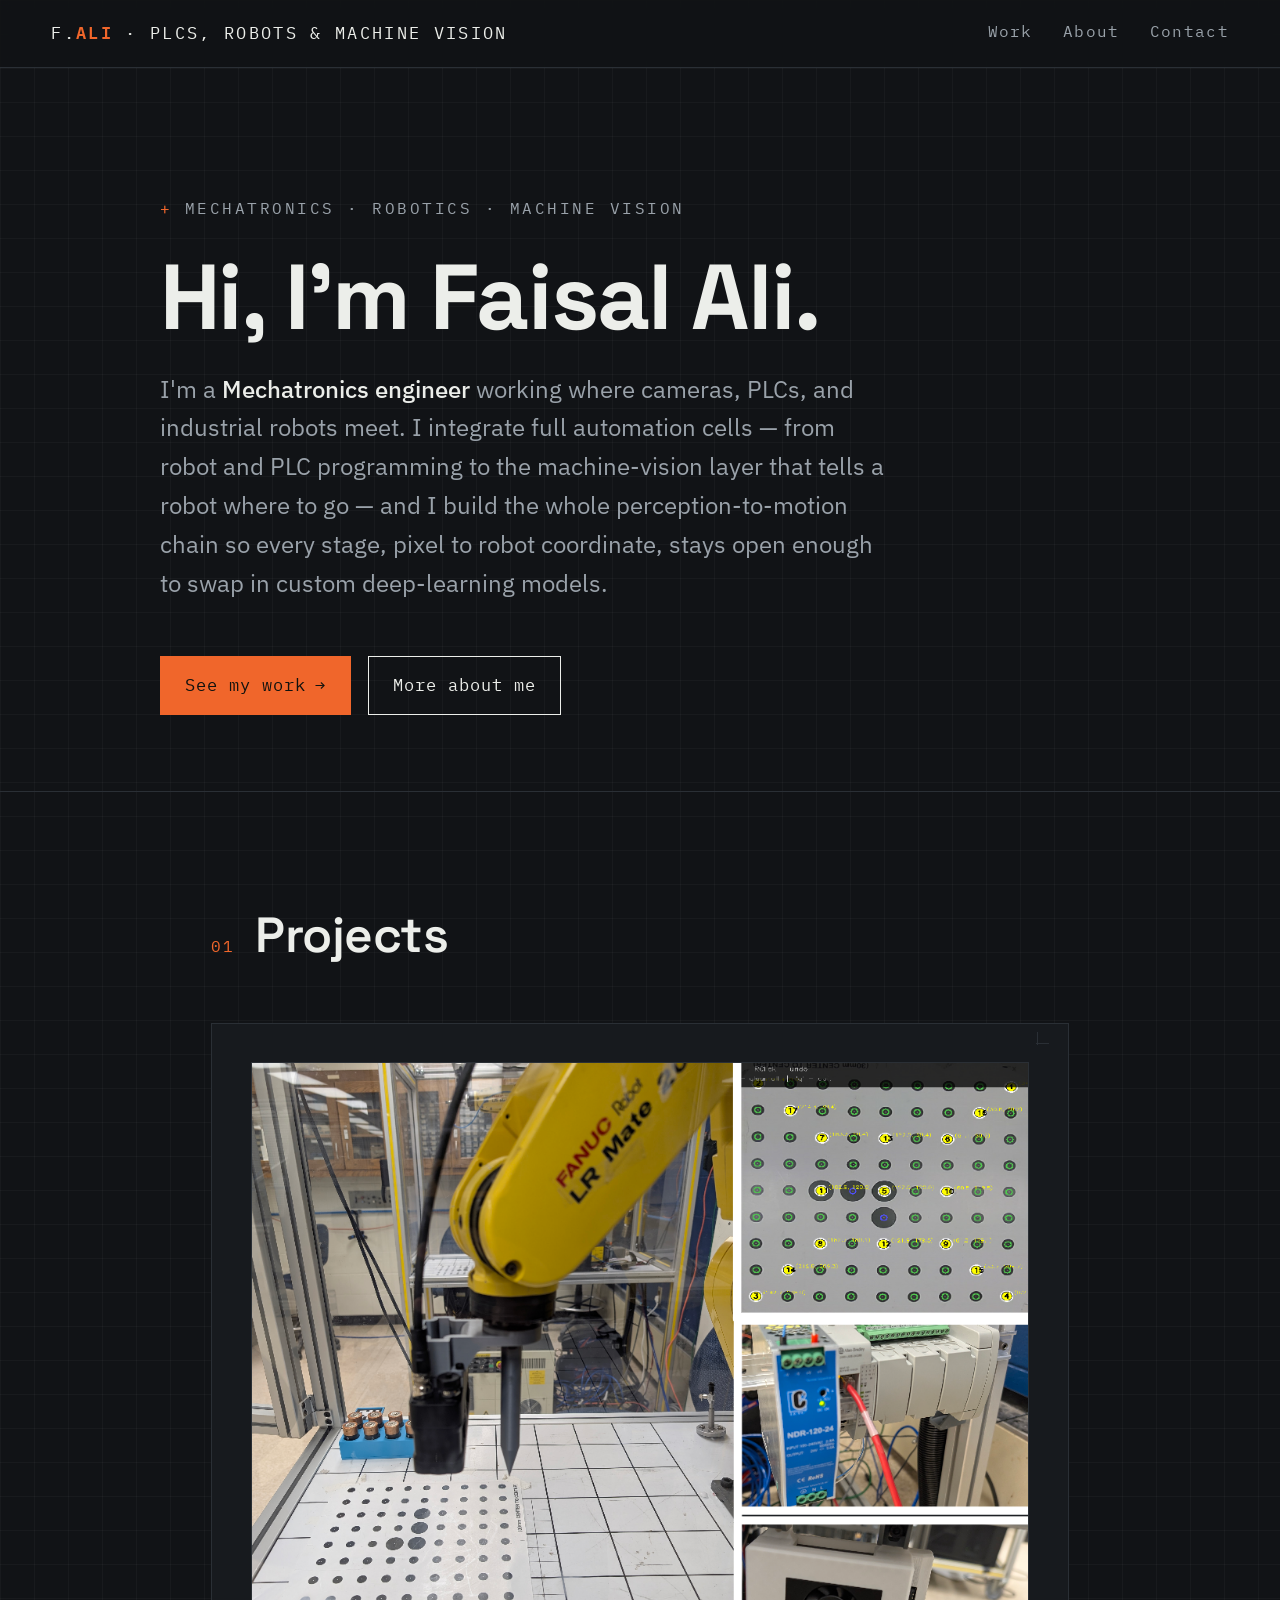
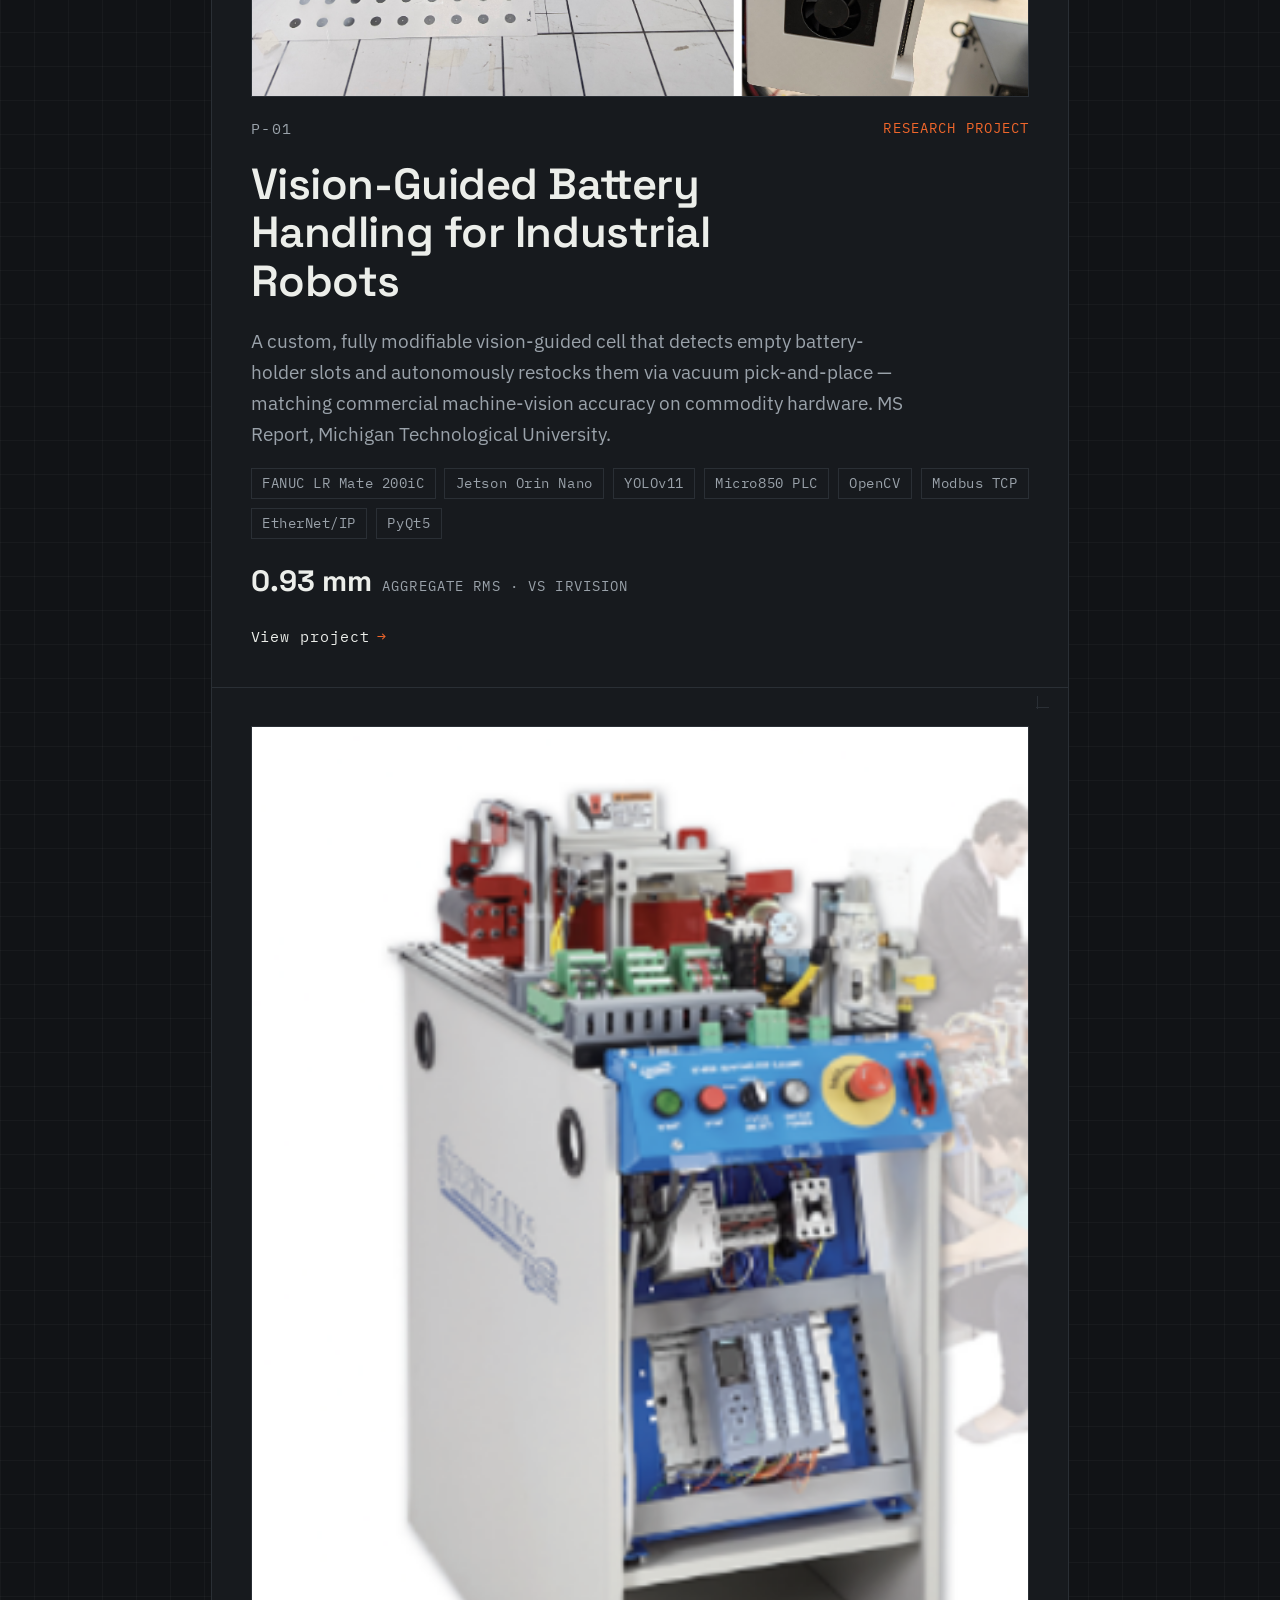
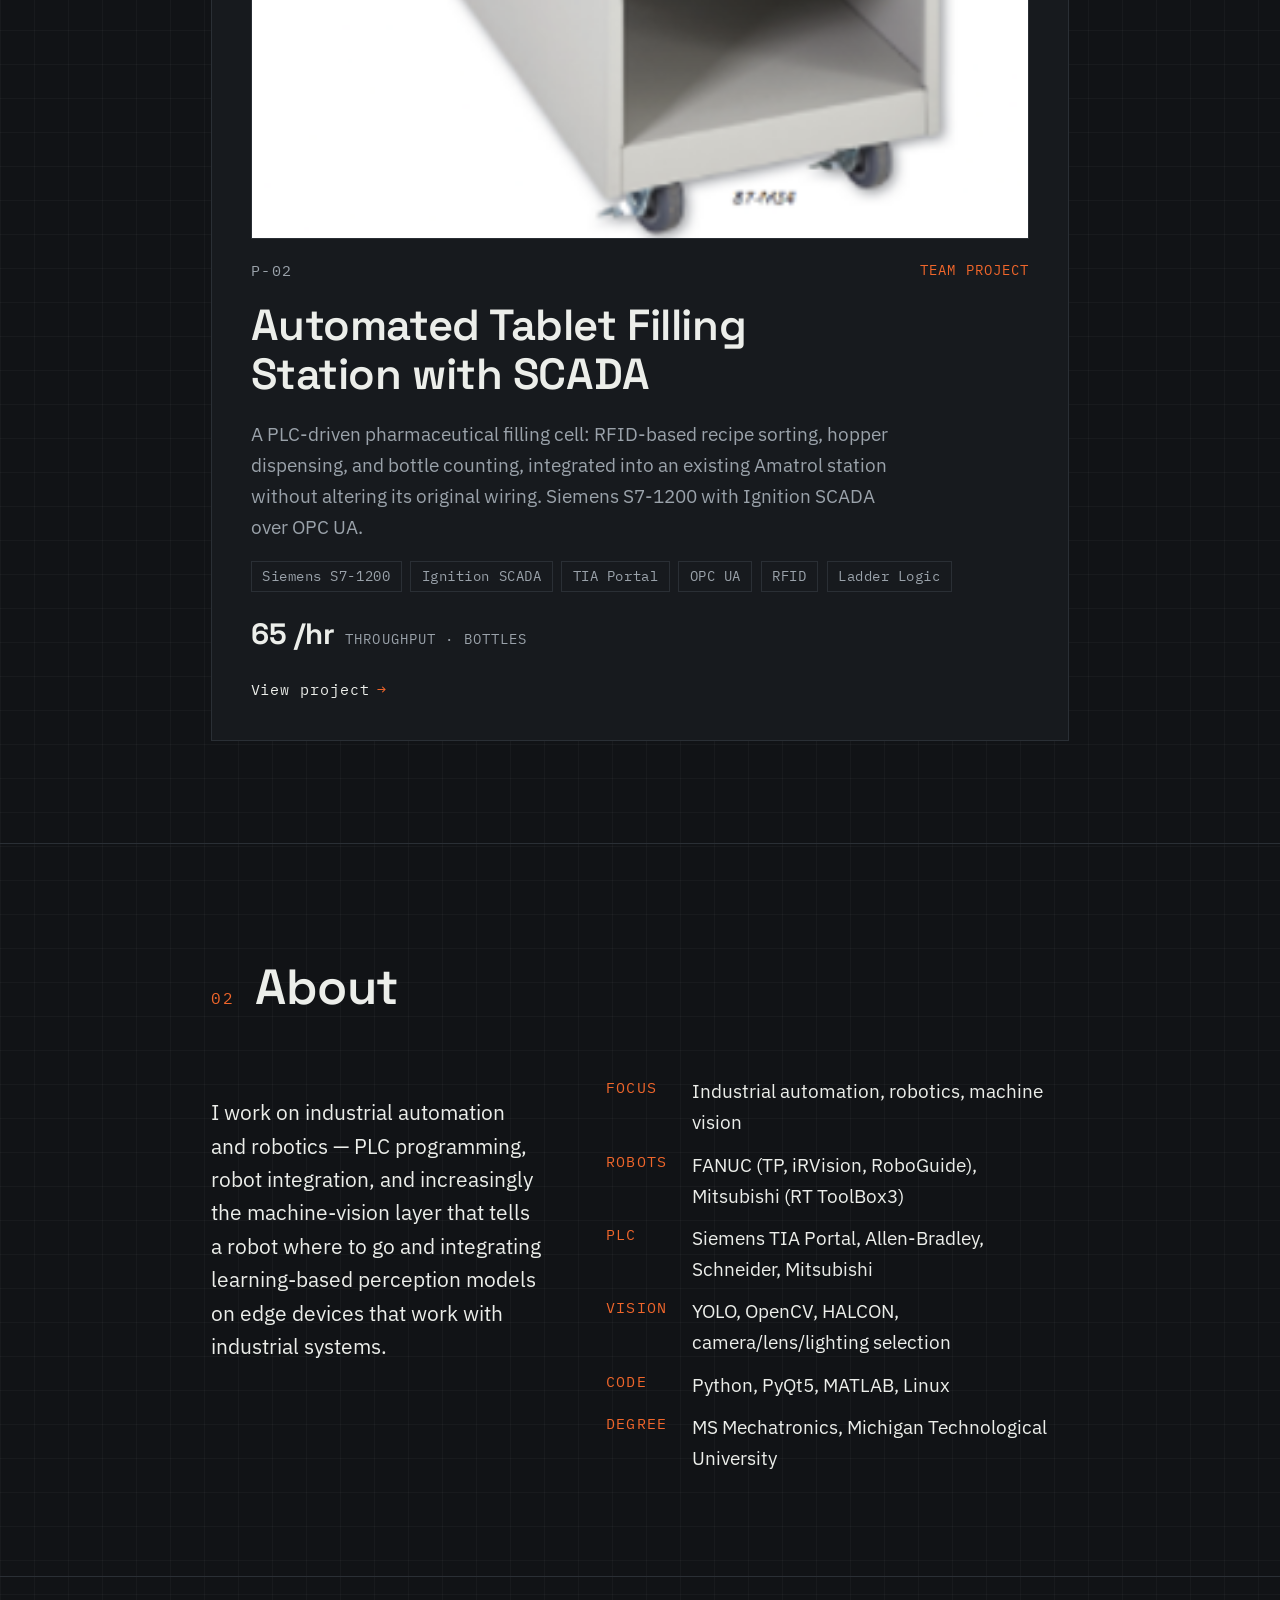
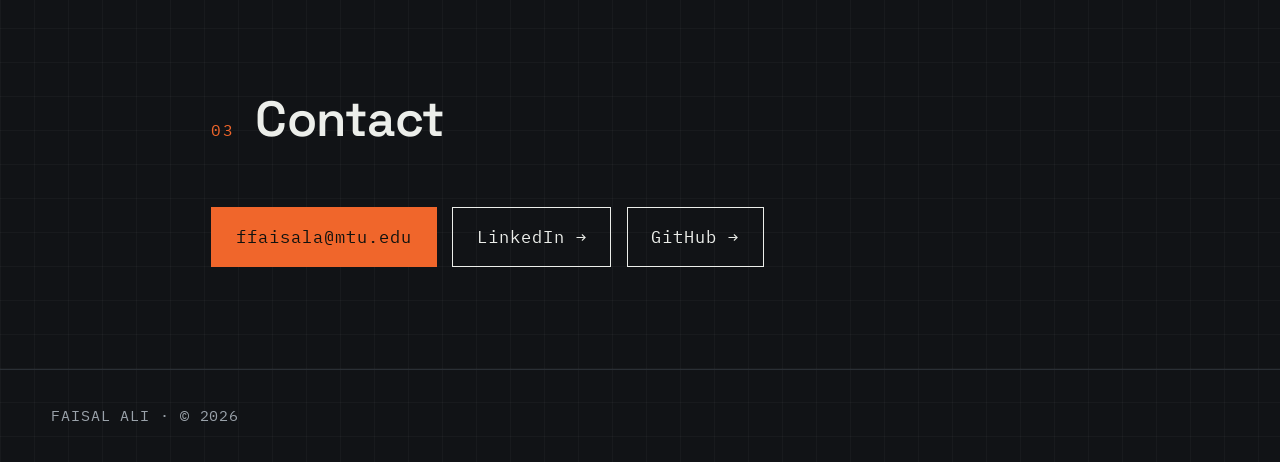
<file: index.html>
<!DOCTYPE html>
<html lang="en">
<head>
<meta charset="UTF-8">
<meta name="viewport" content="width=device-width, initial-scale=1.0">
<title>Faisal Ali — Automation &amp; Machine Vision Engineer</title>
<meta name="description" content="Faisal Ali — mechatronics engineer working in industrial automation, robotics, and machine vision. Projects, write-ups, and results.">
<link rel="preconnect" href="https://fonts.googleapis.com">
<link rel="preconnect" href="https://fonts.gstatic.com" crossorigin>
<link href="https://fonts.googleapis.com/css2?family=IBM+Plex+Mono:wght@400;500;600&family=IBM+Plex+Sans:wght@400;500;600&family=Space+Grotesk:wght@500;600;700&display=swap" rel="stylesheet">
<link rel="stylesheet" href="style.css">
</head>
<body>

<header class="topbar">
  <span class="mark">F.<b>ALI</b> · PLCs, ROBOTS & MACHINE VISION </span>
  <nav>
    <a href="#work">Work</a>
    <a href="#about">About</a>
    <a href="#contact">Contact</a>
  </nav>
</header>

<main>
  <!-- ============================ HERO — about me first ============================ -->
  <section class="hero wrap">
    <div class="label eyebrow"><span class="tick">+</span> MECHATRONICS · ROBOTICS · MACHINE VISION</div>
    <h1>Hi, I'm Faisal Ali.</h1>
    <p class="lede">
      I'm a <strong>Mechatronics engineer</strong> working where cameras, PLCs, and
      industrial robots meet. I integrate full automation cells — from robot and
      PLC programming to the machine-vision layer that tells a robot where to go —
      and I build the whole perception-to-motion chain so every stage, pixel to
      robot coordinate, stays open enough to swap in custom deep-learning models.
    </p>
    <div class="hero-actions">
      <a class="btn primary" href="#work">See my work <span>&rarr;</span></a>
      <a class="btn" href="#about">More about me</a>
    </div>
  </section>

  <!-- ============================ WORK ============================ -->
  <section class="section" id="work">
    <div class="wrap">
      <div class="section-head">
        <span class="idx">01</span>
        <h2>Projects</h2>
      </div>
      <div class="grid" id="project-grid"><!-- rendered by app.js --></div>
    </div>
  </section>

  <!-- ============================ ABOUT ============================ -->
  <section class="section" id="about">
    <div class="wrap">
      <div class="section-head">
        <span class="idx">02</span>
        <h2>About</h2>
      </div>
      <div class="about">
        <div class="who">
          <p>
            I work on industrial automation and robotics — PLC programming,
            robot integration, and increasingly the machine-vision layer that
            tells a robot where to go and integrating learning-based perception models
            on edge devices that work with industrial systems.
          </p>
        </div>
        <dl>
          <dt>Focus</dt><dd>Industrial automation, robotics, machine vision</dd>
          <dt>Robots</dt><dd>FANUC (TP, iRVision, RoboGuide), Mitsubishi (RT ToolBox3)</dd>
          <dt>PLC</dt><dd>Siemens TIA Portal, Allen-Bradley, Schneider, Mitsubishi</dd>
          <dt>Vision</dt><dd>YOLO, OpenCV, HALCON, camera/lens/lighting selection</dd>
          <dt>Code</dt><dd>Python, PyQt5, MATLAB, Linux</dd>
          <dt>Degree</dt><dd>MS Mechatronics, Michigan Technological University</dd>
        </dl>
      </div>
    </div>
  </section>

  <!-- ============================ CONTACT ============================ -->
  <section class="section contact" id="contact">
    <div class="wrap">
      <div class="section-head">
        <span class="idx">03</span>
        <h2>Contact</h2>
      </div>
      <div class="links">
        <a class="btn primary" href="mailto:ffaisala@mtu.edu">ffaisala@mtu.edu</a>
        <a class="btn" href="https://www.linkedin.com/in/faisalali0801" target="_blank" rel="noopener">LinkedIn &rarr;</a>
        <a class="btn" href="https://github.com/a782f" target="_blank" rel="noopener">GitHub &rarr;</a>
      </div>
    </div>
  </section>
</main>

<footer class="foot">
  <span>FAISAL ALI · © 2026</span>
</footer>

<script src="app.js"></script>
</body>
</html>
</file>
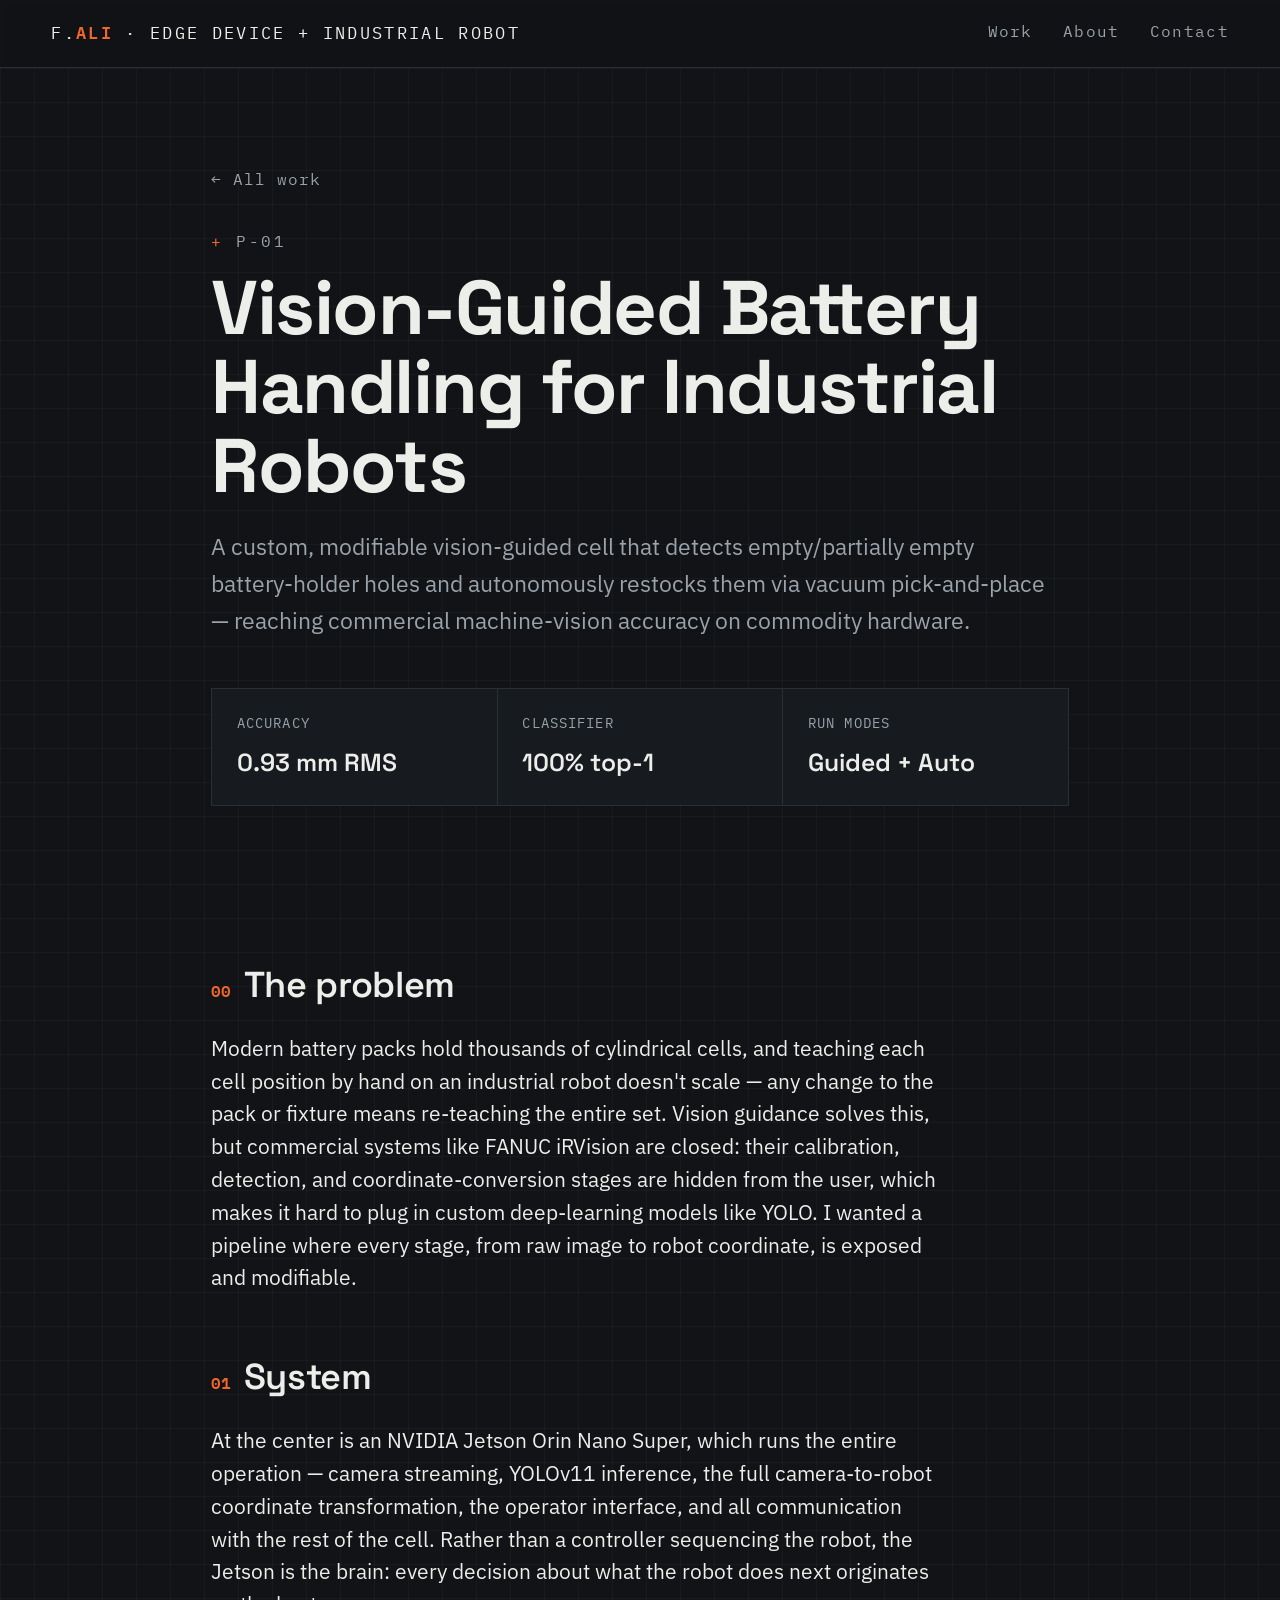
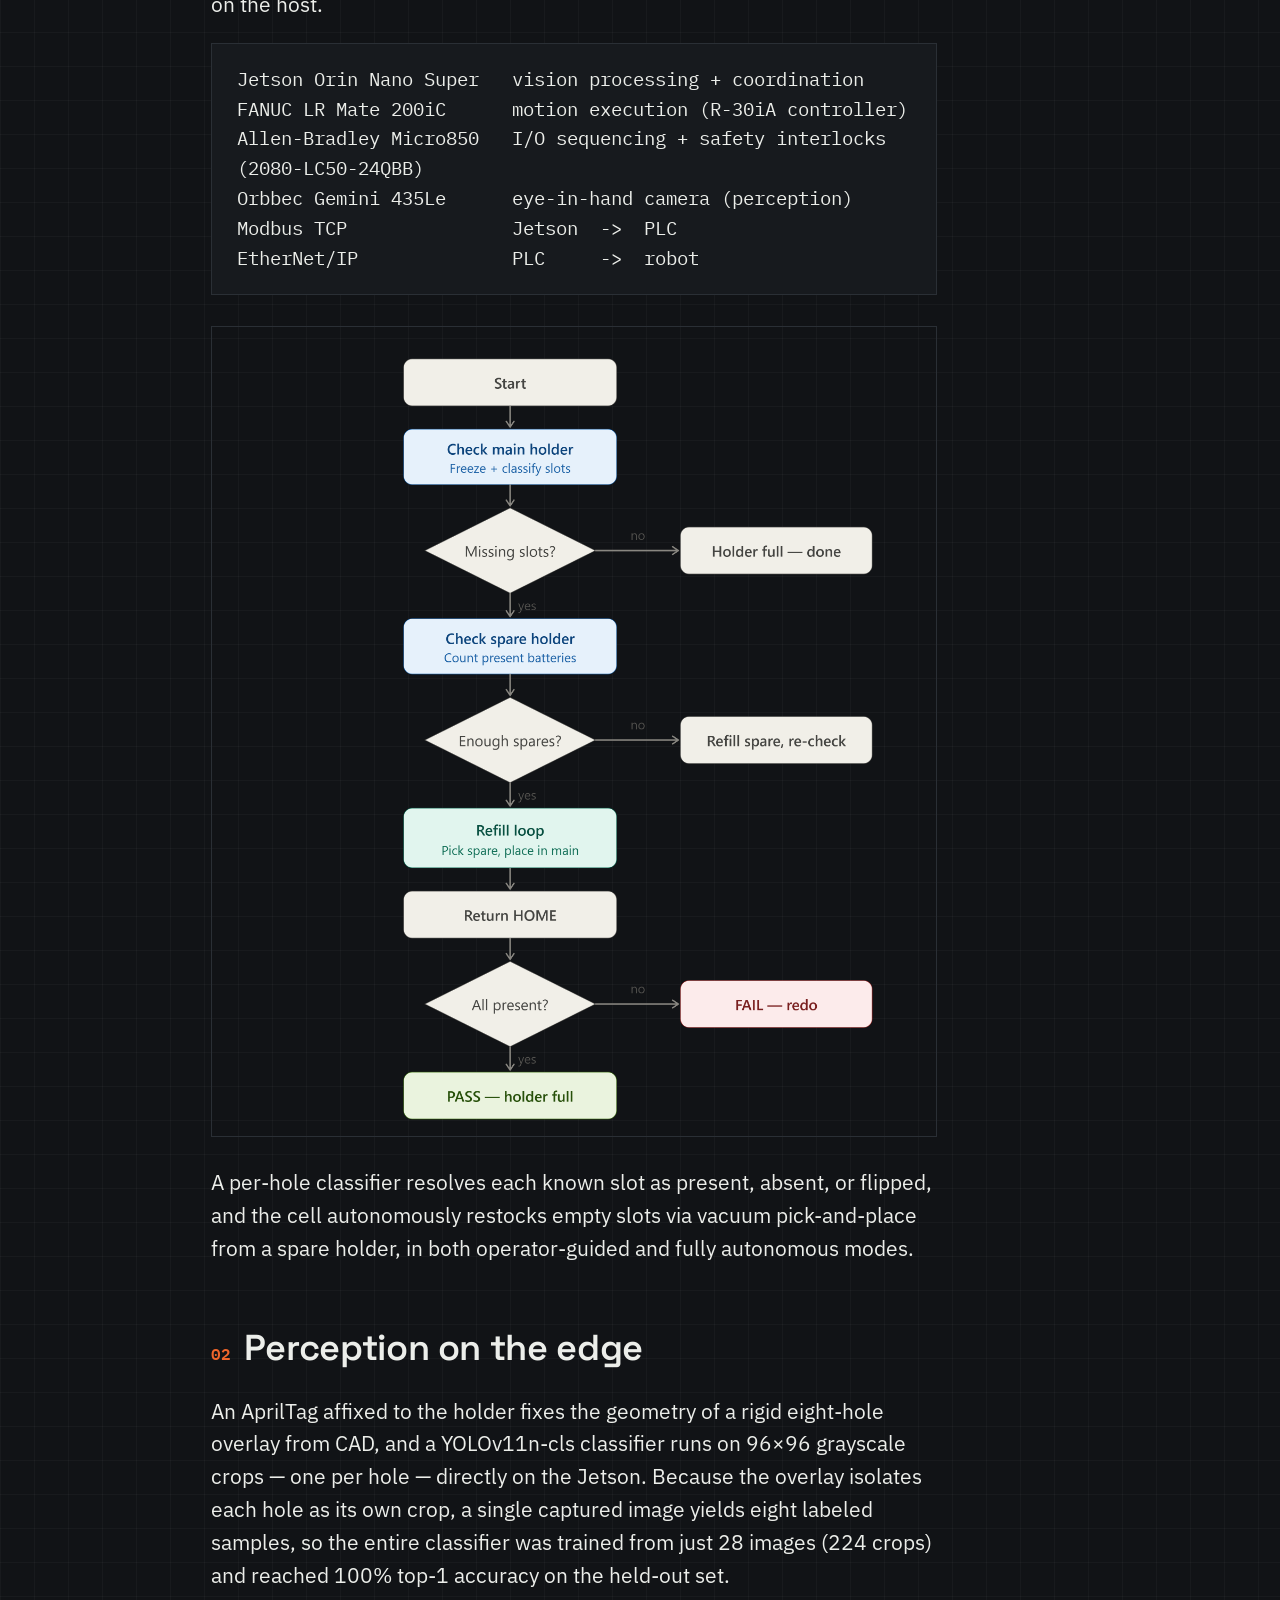
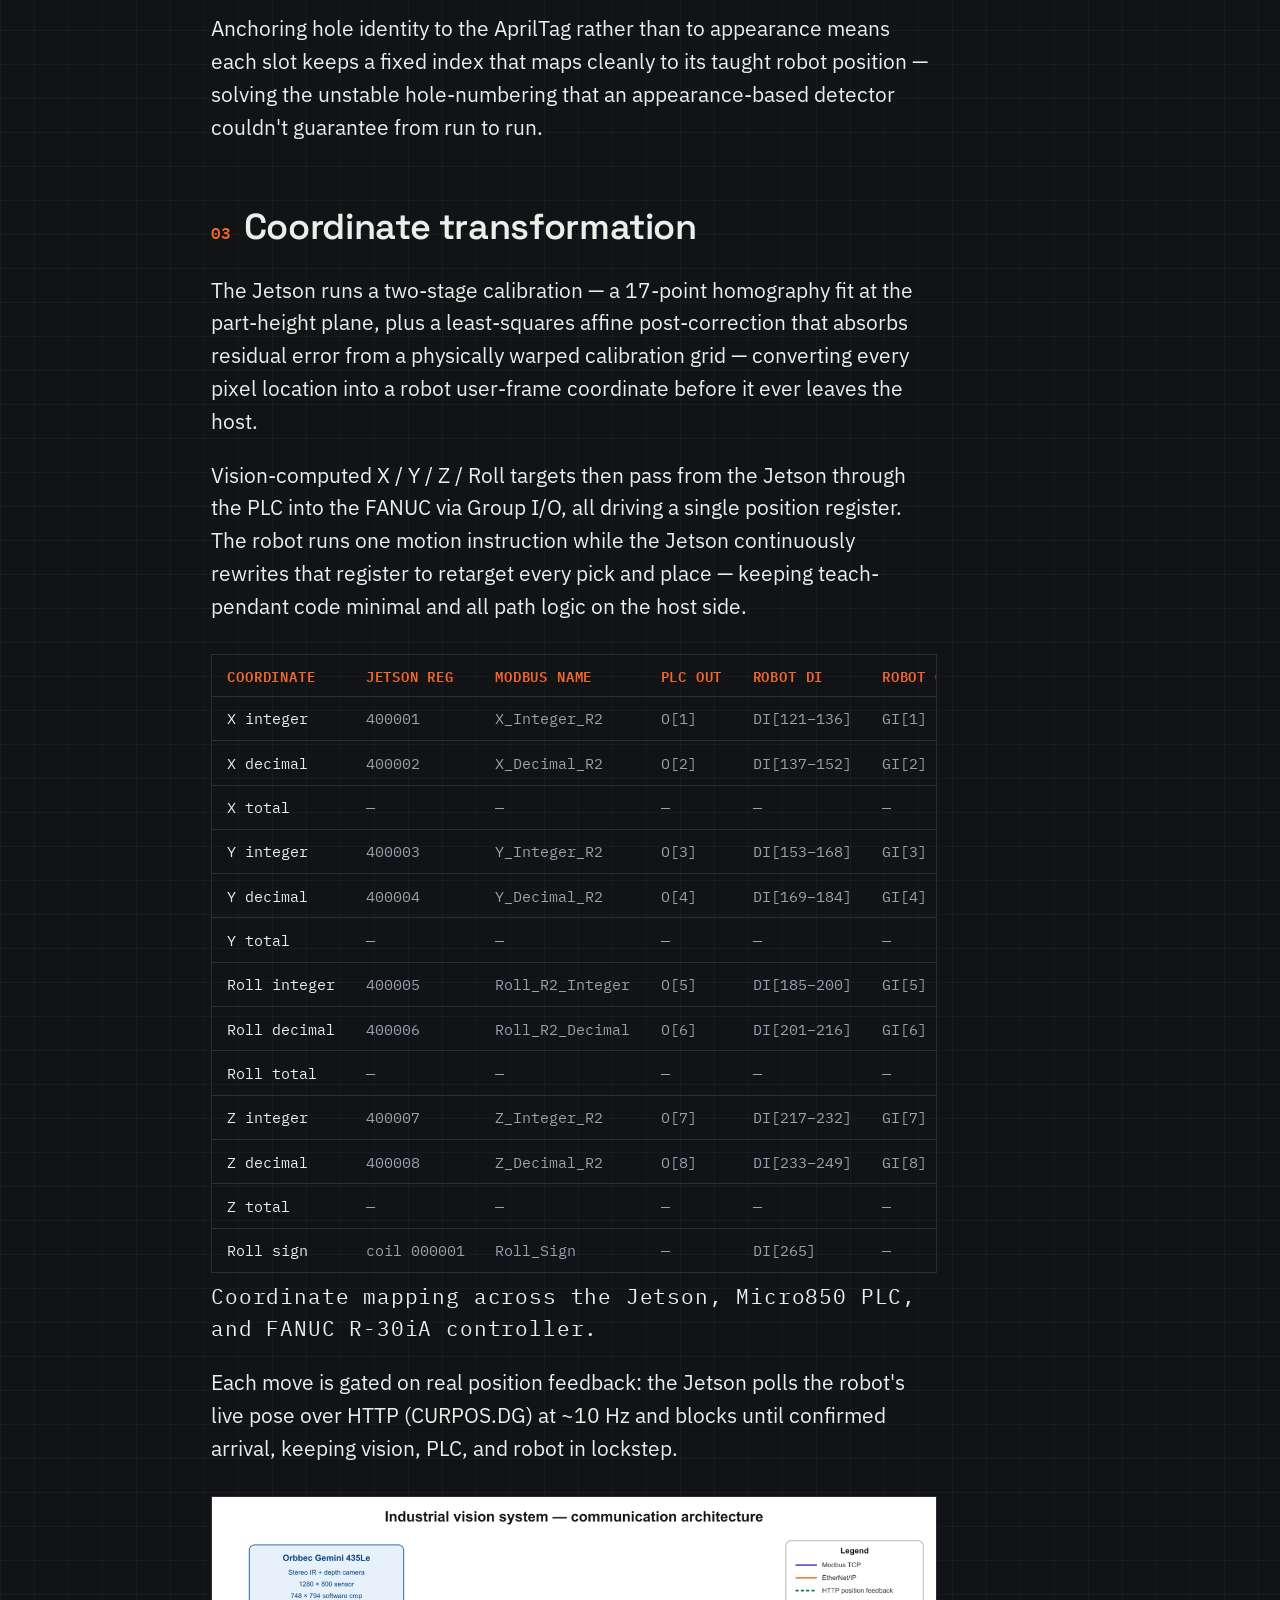
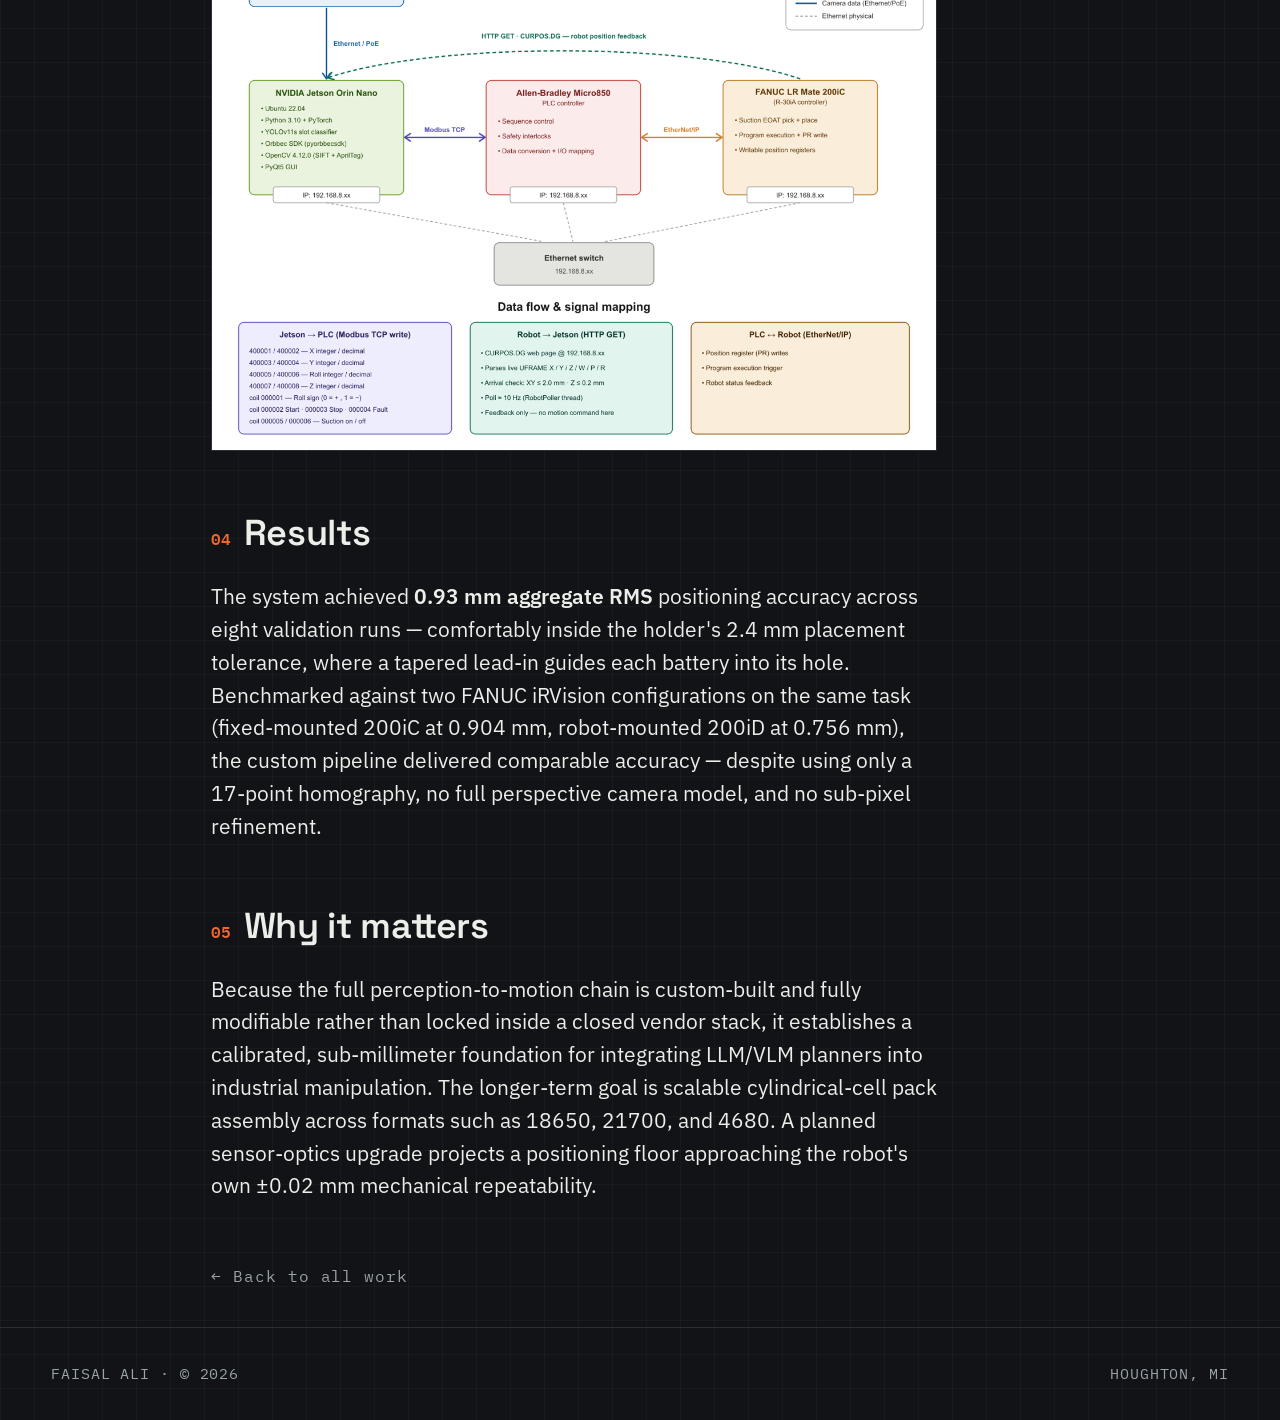
<file: battery-handling.html>
<!DOCTYPE html>
<html lang="en">
<head>
<meta charset="UTF-8">
<meta name="viewport" content="width=device-width, initial-scale=1.0">
<title>Vision-Guided Battery Handling — Faisal Ali</title>
<meta name="description" content="A custom vision-guided robotic cell for automated battery handling, matching commercial machine-vision accuracy on commodity hardware.">
<link rel="preconnect" href="https://fonts.googleapis.com">
<link rel="preconnect" href="https://fonts.gstatic.com" crossorigin>
<link href="https://fonts.googleapis.com/css2?family=IBM+Plex+Mono:wght@400;500;600&family=IBM+Plex+Sans:wght@400;500;600&family=Space+Grotesk:wght@500;600;700&display=swap" rel="stylesheet">
<link rel="stylesheet" href="style.css">
</head>
<body>

<header class="topbar">
  <span class="mark">F.<b>ALI</b> · Edge Device + Industrial Robot </span>
  <nav>
    <a href="index.html#work">Work</a>
    <a href="index.html#about">About</a>
    <a href="index.html#contact">Contact</a>
  </nav>
</header>

<main class="wrap">
  <!-- ======================= DETAIL HERO ======================= -->
  <section class="detail-hero">
    <a class="back" href="index.html#work">&larr; All work</a>
    <div class="label"><span class="tick">+</span> P-01 </div>
    <h1>Vision-Guided Battery Handling for Industrial Robots</h1>
    <p class="sub">
      A custom, modifiable vision-guided cell that detects empty/partially empty
      battery-holder holes and autonomously restocks them via vacuum
      pick-and-place — reaching commercial machine-vision accuracy on
      commodity hardware.
    </p>

    <div class="specbar">
      <div class="cell"><span class="k">Accuracy</span><span class="v">0.93 mm RMS</span></div>
      <div class="cell"><span class="k">Classifier</span><span class="v">100% top-1</span></div>
      <div class="cell"><span class="k">Run modes</span><span class="v">Guided + Auto</span></div>
    </div>
  </section>

  <!-- ======================= PROSE ======================= -->
  <article class="prose">
    <h2><span class="n">00</span> The problem</h2>
    <p>
      Modern battery packs hold thousands of cylindrical cells, and teaching each
      cell position by hand on an industrial robot doesn't scale — any change to
      the pack or fixture means re-teaching the entire set. Vision guidance solves
      this, but commercial systems like FANUC iRVision are closed: their
      calibration, detection, and coordinate-conversion stages are hidden from the
      user, which makes it hard to plug in custom deep-learning models like YOLO.
      I wanted a pipeline where every stage, from raw image to robot coordinate,
      is exposed and modifiable.
    </p>

    <h2><span class="n">01</span> System</h2>
    <p>
      At the center is an NVIDIA Jetson Orin Nano Super, which runs the entire
      operation — camera streaming, YOLOv11 inference, the full camera-to-robot
      coordinate transformation, the operator interface, and all communication
      with the rest of the cell. Rather than a controller sequencing the robot,
      the Jetson is the brain: every decision about what the robot does next
      originates on the host.
    </p>
    <div class="stack">Jetson Orin Nano Super   vision processing + coordination
FANUC LR Mate 200iC      motion execution (R-30iA controller)
Allen-Bradley Micro850   I/O sequencing + safety interlocks (2080-LC50-24QBB)
Orbbec Gemini 435Le      eye-in-hand camera (perception)
Modbus TCP               Jetson  ->  PLC
EtherNet/IP              PLC     ->  robot</div>
    <img src="battery_refill_auto_cycle_flowchart.png" alt="Vision-guided battery cell Workflow" class="media">
    <p>
      A per-hole classifier resolves each known slot as present, absent, or
      flipped, and the cell autonomously restocks empty slots via vacuum
      pick-and-place from a spare holder, in both operator-guided and fully
      autonomous modes.
    </p>

    <h2><span class="n">02</span> Perception on the edge</h2>
    <p>
      An AprilTag affixed to the holder fixes the geometry of a rigid eight-hole
      overlay from CAD, and a YOLOv11n-cls classifier runs on 96&times;96
      grayscale crops — one per hole — directly on the Jetson. Because the overlay
      isolates each hole as its own crop, a single captured image yields eight
      labeled samples, so the entire classifier was trained from just 28 images
      (224 crops) and reached 100% top-1 accuracy on the held-out set.
    </p>
    <p>
      Anchoring hole identity to the AprilTag rather than to appearance means each
      slot keeps a fixed index that maps cleanly to its taught robot position —
      solving the unstable hole-numbering that an appearance-based detector
      couldn't guarantee from run to run.
    </p>

    <h2><span class="n">03</span> Coordinate transformation</h2>
    <p>
      The Jetson runs a two-stage calibration — a 17-point homography fit at the
      part-height plane, plus a least-squares affine post-correction that absorbs
      residual error from a physically warped calibration grid — converting every
      pixel location into a robot user-frame coordinate before it ever leaves the
      host.
    </p>
    <p>
      Vision-computed X / Y / Z / Roll targets then pass from the Jetson through
      the PLC into the FANUC via Group I/O, all driving a single position
      register. The robot runs one motion instruction while the Jetson
      continuously rewrites that register to retarget every pick and place —
      keeping teach-pendant code minimal and all path logic on the host side.
            <div class="table-wrap">
      <table class="dtable">
        <thead>
          <tr>
            <th>Coordinate</th><th>Jetson reg</th><th>Modbus name</th><th>PLC out</th><th>Robot DI</th><th>Robot GI</th><th>TP register</th><th>Final PR</th>
          </tr>
        </thead>
        <tbody>
          <tr><td>X integer</td><td>400001</td><td>X_Integer_R2</td><td>O[1]</td><td>DI[121–136]</td><td>GI[1]</td><td>R[1]</td><td>—</td></tr>
          <tr><td>X decimal</td><td>400002</td><td>X_Decimal_R2</td><td>O[2]</td><td>DI[137–152]</td><td>GI[2]</td><td>R[2] (÷1000)</td><td>—</td></tr>
          <tr><td>X total</td><td>—</td><td>—</td><td>—</td><td>—</td><td>—</td><td>R[5:AN]=R[1]+R[2]</td><td>PR[71,1]</td></tr>
          <tr><td>Y integer</td><td>400003</td><td>Y_Integer_R2</td><td>O[3]</td><td>DI[153–168]</td><td>GI[3]</td><td>R[3]</td><td>—</td></tr>
          <tr><td>Y decimal</td><td>400004</td><td>Y_Decimal_R2</td><td>O[4]</td><td>DI[169–184]</td><td>GI[4]</td><td>R[4] (÷1000)</td><td>—</td></tr>
          <tr><td>Y total</td><td>—</td><td>—</td><td>—</td><td>—</td><td>—</td><td>R[6]=R[3]+R[4]</td><td>PR[71,2]</td></tr>
          <tr><td>Roll integer</td><td>400005</td><td>Roll_R2_Integer</td><td>O[5]</td><td>DI[185–200]</td><td>GI[5]</td><td>R[7]</td><td>—</td></tr>
          <tr><td>Roll decimal</td><td>400006</td><td>Roll_R2_Decimal</td><td>O[6]</td><td>DI[201–216]</td><td>GI[6]</td><td>R[8] (÷1000)</td><td>—</td></tr>
          <tr><td>Roll total</td><td>—</td><td>—</td><td>—</td><td>—</td><td>—</td><td>R[9]=R[7]+R[10]</td><td>PR[71,6]</td></tr>
          <tr><td>Z integer</td><td>400007</td><td>Z_Integer_R2</td><td>O[7]</td><td>DI[217–232]</td><td>GI[7]</td><td>R[11:Zint]</td><td>—</td></tr>
          <tr><td>Z decimal</td><td>400008</td><td>Z_Decimal_R2</td><td>O[8]</td><td>DI[233–249]</td><td>GI[8]</td><td>R[12:Zdec] (÷1000)</td><td>—</td></tr>
          <tr><td>Z total</td><td>—</td><td>—</td><td>—</td><td>—</td><td>—</td><td>R[13:Ztotal]</td><td>PR[71,3]</td></tr>
          <tr><td>Roll sign</td><td>coil 000001</td><td>Roll_Sign</td><td>—</td><td>DI[265]</td><td>—</td><td>sign logic (LBL[4])</td><td>applied to R[9]</td></tr>
        </tbody>
      </table>
      </div>
      <p class="media-cap">Coordinate mapping across the Jetson, Micro850 PLC, and FANUC R-30iA controller.</p>
    </p>
    <p>
      Each move is gated on real position feedback: the Jetson polls the robot's
      live pose over HTTP (CURPOS.DG) at ~10 Hz and blocks until confirmed
      arrival, keeping vision, PLC, and robot in lockstep.
      <img src="Communication_architecture.png" alt="Communication Architecture" class="media">
    </p>

    <h2><span class="n">04</span> Results</h2>
    <p>
      The system achieved <strong>0.93 mm aggregate RMS</strong> positioning
      accuracy across eight validation runs — comfortably inside the holder's
      2.4 mm placement tolerance, where a tapered lead-in guides each battery into
      its hole. Benchmarked against two FANUC iRVision configurations on the same
      task (fixed-mounted 200iC at 0.904 mm, robot-mounted 200iD at 0.756 mm), the
      custom pipeline delivered comparable accuracy — despite using only a
      17-point homography, no full perspective camera model, and no sub-pixel
      refinement.
    </p>

    <h2><span class="n">05</span> Why it matters</h2>
    <p>
      Because the full perception-to-motion chain is custom-built and fully
      modifiable rather than locked inside a closed vendor stack, it establishes a
      calibrated, sub-millimeter foundation for integrating LLM/VLM planners into
      industrial manipulation. The longer-term goal is scalable cylindrical-cell
      pack assembly across formats such as 18650, 21700, and 4680. A planned
      sensor-optics upgrade projects a positioning floor approaching the robot's
      own &plusmn;0.02 mm mechanical repeatability.
    </p>

    <div class="detail-foot">
      <a class="back" href="index.html#work">&larr; Back to all work</a>
    </div>
  </article>
</main>

<footer class="foot">
  <span>FAISAL ALI · © 2026</span>
  <span>HOUGHTON, MI</span>
</footer>

</body>
</html>
</file>
<file: style.css>
/* =====================================================================
   Faisal Ali — Portfolio  (DARK THEME)
   Design language: coordinate metrology. Calibration-grid ground,
   detected-feature crosshairs, monospace data readouts. One accent.
   ===================================================================== */

:root {
  --paper:      #111316;   /* near-black ground */
  --paper-2:    #171A1E;   /* slightly lighter panel */
  --ink:        #ECEEEA;   /* light text */
  --ink-soft:   #9AA2AA;   /* secondary text */
  --hair:       #2A2F35;   /* hairline / grid rule */
  --signal:     #F0662B;   /* single accent — active/signal orange */
  --white:      #171A1E;   /* panel/card surface (dark) */

  --mono: "IBM Plex Mono", ui-monospace, "SFMono-Regular", Menlo, monospace;
  --sans: "IBM Plex Sans", system-ui, -apple-system, sans-serif;
  --display: "Space Grotesk", var(--sans);

  --wrap: 960px;                 /* narrower -> content reads larger */
  --gutter: clamp(1.25rem, 4vw, 3rem);
}

* { box-sizing: border-box; }

html {
  font-size: 19px;               /* base bump -> everything scales up */
  scroll-behavior: smooth;
}
@media (prefers-reduced-motion: reduce) { html { scroll-behavior: auto; } }

body {
  margin: 0;
  font-family: var(--sans);
  color: var(--ink);
  background-color: var(--paper);
  /* calibration-grid ground: hairline scales (light lines on dark) */
  background-image:
    linear-gradient(to right,  rgba(255,255,255,0.030) 1px, transparent 1px),
    linear-gradient(to bottom, rgba(255,255,255,0.030) 1px, transparent 1px);
  background-size: 34px 34px;
  line-height: 1.6;
  -webkit-font-smoothing: antialiased;
}

.wrap { max-width: var(--wrap); margin: 0 auto; padding: 0 var(--gutter); }

a { color: inherit; }

/* ---- utility: mono label / eyebrow ---- */
.label {
  font-family: var(--mono);
  font-size: 0.82rem;
  letter-spacing: 0.16em;
  text-transform: uppercase;
  color: var(--ink-soft);
}
.label .tick { color: var(--signal); }

/* =====================================================================
   TOP BAR
   ===================================================================== */
.topbar {
  position: sticky; top: 0; z-index: 50;
  display: flex; align-items: center; justify-content: space-between;
  padding: 1rem var(--gutter);
  border-bottom: 1px solid var(--hair);
  background: rgba(17,19,22,0.85);
  backdrop-filter: blur(6px);
}
.topbar .mark {
  font-family: var(--mono);
  font-size: 0.88rem; letter-spacing: 0.14em; text-transform: uppercase;
}
.topbar .mark b { color: var(--signal); font-weight: 600; }
.topbar nav { display: flex; gap: 1.6rem; }
.topbar nav a {
  font-family: var(--mono); font-size: 0.84rem;
  letter-spacing: 0.08em; text-decoration: none; color: var(--ink-soft);
  padding-bottom: 2px; border-bottom: 1px solid transparent;
}
.topbar nav a:hover { color: var(--ink); border-color: var(--signal); }
@media (max-width: 620px) { .topbar nav { display: none; } }

/* =====================================================================
   HERO — leads with WHO, not the project
   ===================================================================== */
.hero { padding: clamp(4rem, 10vw, 8rem) 0 clamp(2.5rem, 6vw, 4rem); }
.hero .eyebrow { margin-bottom: 1.6rem; }
.hero h1 {
  font-family: var(--display);
  font-weight: 700;
  font-size: clamp(2.9rem, 7.2vw, 5.6rem);
  line-height: 1.0;
  letter-spacing: -0.02em;
  margin: 0 0 1.4rem;
  max-width: 15ch;
}
.hero .lede {
  font-size: clamp(1.18rem, 1.9vw, 1.42rem);
  color: var(--ink-soft);
  max-width: 52ch;
  margin: 0 0 2.8rem;
}
.hero .lede strong { color: var(--ink); font-weight: 500; }
.hero-actions { display: flex; gap: 0.9rem; flex-wrap: wrap; }

.btn {
  font-family: var(--mono); font-size: 0.88rem;
  letter-spacing: 0.06em; text-decoration: none;
  padding: 0.8rem 1.25rem; border: 1px solid var(--ink);
  display: inline-flex; align-items: center; gap: 0.5rem;
  transition: background .15s ease, color .15s ease, border-color .15s ease;
}
.btn:hover { background: var(--ink); color: var(--paper); }
.btn.primary { background: var(--signal); color: #10120f; border-color: var(--signal); }
.btn.primary:hover { background: var(--ink); border-color: var(--ink); color: var(--paper); }

/* metrology callout: the flagship measurement, framed like a readout */
.callout {
  border: 1px solid var(--hair);
  background: var(--white);
  display: grid;
  grid-template-columns: 1.2fr 1fr;
}
@media (max-width: 720px) { .callout { grid-template-columns: 1fr; } }

.callout .figure {
  position: relative;
  padding: clamp(1.8rem, 4vw, 2.8rem);
  border-right: 1px solid var(--hair);
  display: flex; flex-direction: column; justify-content: center;
  min-height: 220px;
}
@media (max-width: 720px) { .callout .figure { border-right: none; border-bottom: 1px solid var(--hair); } }

.callout .figure .val {
  font-family: var(--display); font-weight: 700;
  font-size: clamp(3.6rem, 9.5vw, 5.8rem); line-height: 0.9;
  letter-spacing: -0.03em;
}
.callout .figure .val small { font-size: 0.32em; font-weight: 500; color: var(--ink-soft); margin-left: 0.4em; letter-spacing: 0; }
.callout .figure .cap { font-family: var(--mono); font-size: 0.82rem; letter-spacing: 0.1em; text-transform: uppercase; color: var(--ink-soft); margin-top: 1rem; }

/* crosshair on the measurement, like a detected feature */
.callout .figure::before,
.callout .figure::after {
  content: ""; position: absolute; background: var(--signal);
}
.callout .figure::before { top: 1.2rem; left: 1.2rem; width: 16px; height: 1px; }
.callout .figure::after  { top: 0.62rem; left: 1.7rem; width: 1px; height: 16px; }

.callout .compare { padding: clamp(1.8rem, 4vw, 2.8rem); display: flex; flex-direction: column; justify-content: center; gap: 1rem; }
.callout .compare .row { display: flex; align-items: baseline; justify-content: space-between; gap: 1rem; border-bottom: 1px dotted var(--hair); padding-bottom: 0.6rem; }
.callout .compare .row:last-child { border-bottom: none; }
.callout .compare .row .k { font-size: 0.98rem; color: var(--ink-soft); }
.callout .compare .row .v { font-family: var(--mono); font-size: 1.02rem; }
.callout .compare .note { font-size: 0.86rem; color: var(--ink-soft); margin-top: 0.2rem; }

/* =====================================================================
   SECTION SCAFFOLD
   ===================================================================== */
.section { padding: clamp(3rem, 8vw, 5.5rem) 0; border-top: 1px solid var(--hair); }
.section-head { display: flex; align-items: baseline; gap: 1.1rem; margin-bottom: 2.6rem; }
.section-head .idx { font-family: var(--mono); font-size: 0.86rem; color: var(--signal); letter-spacing: 0.1em; }
.section-head h2 { font-family: var(--display); font-weight: 600; font-size: clamp(1.8rem, 4vw, 2.6rem); letter-spacing: -0.01em; margin: 0; }

/* callout when used as its own band above the work grid */
.callout-band { padding-top: 0; }

/* =====================================================================
   PROJECT GRID  (rendered from app.js)
   ===================================================================== */
.grid { display: grid; grid-template-columns: repeat(2, 1fr); gap: 1px; background: var(--hair); border: 1px solid var(--hair); }
@media (max-width: 680px) { .grid { grid-template-columns: 1fr; } }

.card {
  position: relative;
  background: var(--white);
  padding: clamp(1.6rem, 3vw, 2.2rem);
  display: flex; flex-direction: column; gap: 1rem;
  text-decoration: none; color: inherit;
  min-height: 240px;
  transition: background .15s ease;
}
a.card:hover { background: var(--paper-2); }
.card.featured { grid-column: 1 / -1; }

/* corner crosshair ticks — detected-feature marker */
.card::before, .card::after {
  content: ""; position: absolute; top: 1rem; right: 1rem;
  background: var(--hair);
}
.card::before { width: 13px; height: 1px; }
.card::after  { top: 0.44rem; right: 1.55rem; width: 1px; height: 13px; }
a.card:hover::before, a.card:hover::after { background: var(--signal); }

.card .cardtop { display: flex; align-items: center; justify-content: space-between; gap: 1rem; }
.card .pid { font-family: var(--mono); font-size: 0.8rem; letter-spacing: 0.1em; color: var(--ink-soft); }
.card .status { font-family: var(--mono); font-size: 0.74rem; letter-spacing: 0.08em; text-transform: uppercase; color: var(--signal); }

.card h3 { font-family: var(--display); font-weight: 600; font-size: clamp(1.35rem, 2.6vw, 1.7rem); line-height: 1.12; margin: 0; letter-spacing: -0.01em; }
.card.featured h3 { font-size: clamp(1.7rem, 3.4vw, 2.3rem); max-width: 22ch; }
.card p { margin: 0; color: var(--ink-soft); font-size: 1.02rem; max-width: 60ch; }

.card .metric { margin-top: auto; display: flex; align-items: baseline; gap: 0.55rem; }
.card .metric .m-val { font-family: var(--display); font-weight: 700; font-size: 1.55rem; }
.card .metric .m-lab { font-family: var(--mono); font-size: 0.74rem; letter-spacing: 0.08em; text-transform: uppercase; color: var(--ink-soft); }

.tags { display: flex; flex-wrap: wrap; gap: 0.45rem; }
.tags span { font-family: var(--mono); font-size: 0.72rem; letter-spacing: 0.04em; color: var(--ink-soft); border: 1px solid var(--hair); padding: 0.2rem 0.55rem; }

.card .go { font-family: var(--mono); font-size: 0.8rem; letter-spacing: 0.06em; color: var(--ink); display: inline-flex; align-items: center; gap: 0.4rem; }
.card .go .arw { color: var(--signal); transition: transform .15s ease; }
a.card:hover .go .arw { transform: translateX(4px); }

/* reveal on scroll */
.reveal { opacity: 0; transform: translateY(14px); transition: opacity .5s ease, transform .5s ease; }
.reveal.in { opacity: 1; transform: none; }
@media (prefers-reduced-motion: reduce) { .reveal { opacity: 1; transform: none; transition: none; } }

/* =====================================================================
   ABOUT
   ===================================================================== */
.about { display: grid; grid-template-columns: 1fr 1.4fr; gap: clamp(1.5rem, 5vw, 4rem); }
@media (max-width: 720px) { .about { grid-template-columns: 1fr; } }
.about .who p { font-size: 1.1rem; }
.about .who p + p { margin-top: 1.1rem; }
.about dl { margin: 0; display: grid; grid-template-columns: auto 1fr; gap: 0.6rem 1.3rem; align-content: start; }
.about dt { font-family: var(--mono); font-size: 0.8rem; letter-spacing: 0.08em; text-transform: uppercase; color: var(--signal); white-space: nowrap; }
.about dd { margin: 0; font-size: 1.02rem; }

/* =====================================================================
   CONTACT / FOOTER
   ===================================================================== */
.contact { text-align: left; }
.contact .links { display: flex; flex-wrap: wrap; gap: 0.8rem; }

footer.foot { border-top: 1px solid var(--hair); padding: 1.8rem var(--gutter); display: flex; justify-content: space-between; flex-wrap: wrap; gap: 0.6rem; }
footer.foot span { font-family: var(--mono); font-size: 0.78rem; letter-spacing: 0.06em; color: var(--ink-soft); }

/* =====================================================================
   PROJECT DETAIL PAGE
   ===================================================================== */
.detail-hero { padding: clamp(3rem, 8vw, 5rem) 0 clamp(1.5rem, 4vw, 2.5rem); }
.back { font-family: var(--mono); font-size: 0.82rem; letter-spacing: 0.06em; text-decoration: none; color: var(--ink-soft); display: inline-flex; gap: 0.4rem; align-items: center; margin-bottom: 2rem; }
.back:hover { color: var(--signal); }
.detail-hero h1 { font-family: var(--display); font-weight: 700; font-size: clamp(2.4rem, 6vw, 4rem); line-height: 1.04; letter-spacing: -0.02em; margin: 0.7rem 0 1.1rem; max-width: 20ch; }
.detail-hero .sub { font-size: clamp(1.12rem, 1.8vw, 1.32rem); color: var(--ink-soft); max-width: 60ch; }

.specbar { display: grid; grid-template-columns: repeat(3, 1fr); gap: 1px; background: var(--hair); border: 1px solid var(--hair); margin: 2.6rem 0; }
@media (max-width: 620px) { .specbar { grid-template-columns: repeat(2, 1fr); } }
.specbar .cell { background: var(--white); padding: 1.2rem 1.3rem; }
.specbar .cell .k { font-family: var(--mono); font-size: 0.74rem; letter-spacing: 0.08em; text-transform: uppercase; color: var(--ink-soft); display: block; margin-bottom: 0.45rem; }
.specbar .cell .v { font-family: var(--display); font-weight: 600; font-size: 1.3rem; }

.prose { max-width: 66ch; }
.prose h2 { font-family: var(--display); font-weight: 600; font-size: clamp(1.5rem, 3.2vw, 1.9rem); letter-spacing: -0.01em; margin: 2.8rem 0 1rem; display: flex; align-items: baseline; gap: 0.7rem; }
.prose h2 .n { font-family: var(--mono); font-size: 0.82rem; color: var(--signal); }
.prose p { margin: 0 0 1.1rem; color: var(--ink); font-size: 1.08rem; }
.prose ul { margin: 0 0 1.1rem; padding-left: 0; list-style: none; }
.prose ul li { position: relative; padding-left: 1.4rem; margin-bottom: 0.6rem; color: var(--ink); font-size: 1.08rem; }
.prose ul li::before { content: "+"; position: absolute; left: 0; color: var(--signal); font-family: var(--mono); }
.prose .stack { font-family: var(--mono); font-size: 0.98rem; background: var(--white); border: 1px solid var(--hair); padding: 1.1rem 1.3rem; overflow-x: auto; white-space: pre-wrap; color: var(--ink); }
.prose strong { font-weight: 600; color: var(--ink); }

/* media in detail pages */
.media { width: 100%; border: 1px solid var(--hair); margin: 1.6rem 0; display: block; }
.media-cap { font-family: var(--mono); font-size: 0.78rem; color: var(--ink-soft); letter-spacing: 0.04em; margin: -1rem 0 1.8rem; }

.detail-foot { margin-top: 3rem; }
/* data table (detail pages) */
.table-wrap { overflow-x: auto; margin: 1.6rem 0 0.4rem; border: 1px solid var(--hair); }
.dtable { border-collapse: collapse; width: 100%; min-width: 720px; font-family: var(--mono); font-size: 0.8rem; }
.dtable th, .dtable td { text-align: left; padding: 0.5rem 0.8rem; border-bottom: 1px solid var(--hair); white-space: nowrap; }
.dtable thead th { color: var(--signal); text-transform: uppercase; letter-spacing: 0.06em; font-size: 0.72rem; font-weight: 600; }
.dtable tbody tr:last-child td { border-bottom: none; }
.dtable td { color: var(--ink-soft); }
.dtable td:first-child { color: var(--ink); }
/* project card images */
.card-media { margin: 0; }
.card-img { display: block; width: 100%; height: 100%; object-fit: cover; border: 1px solid var(--hair); }
.card.featured.has-img { display: grid; grid-template-columns: 1fr minmax(240px, 320px); gap: 2rem; align-items: stretch; }
.card.featured.has-img .card-body { display: flex; flex-direction: column; gap: 1rem; }
.card.featured.has-img .card-media { align-self: stretch; min-height: 100%; }
.card.featured.has-img .card-img { min-height: 320px; }
@media (max-width: 680px) { .card.featured.has-img { grid-template-columns: 1fr; gap: 1.2rem; } .card.featured.has-img .card-img { min-height: 220px; } }
</file>
